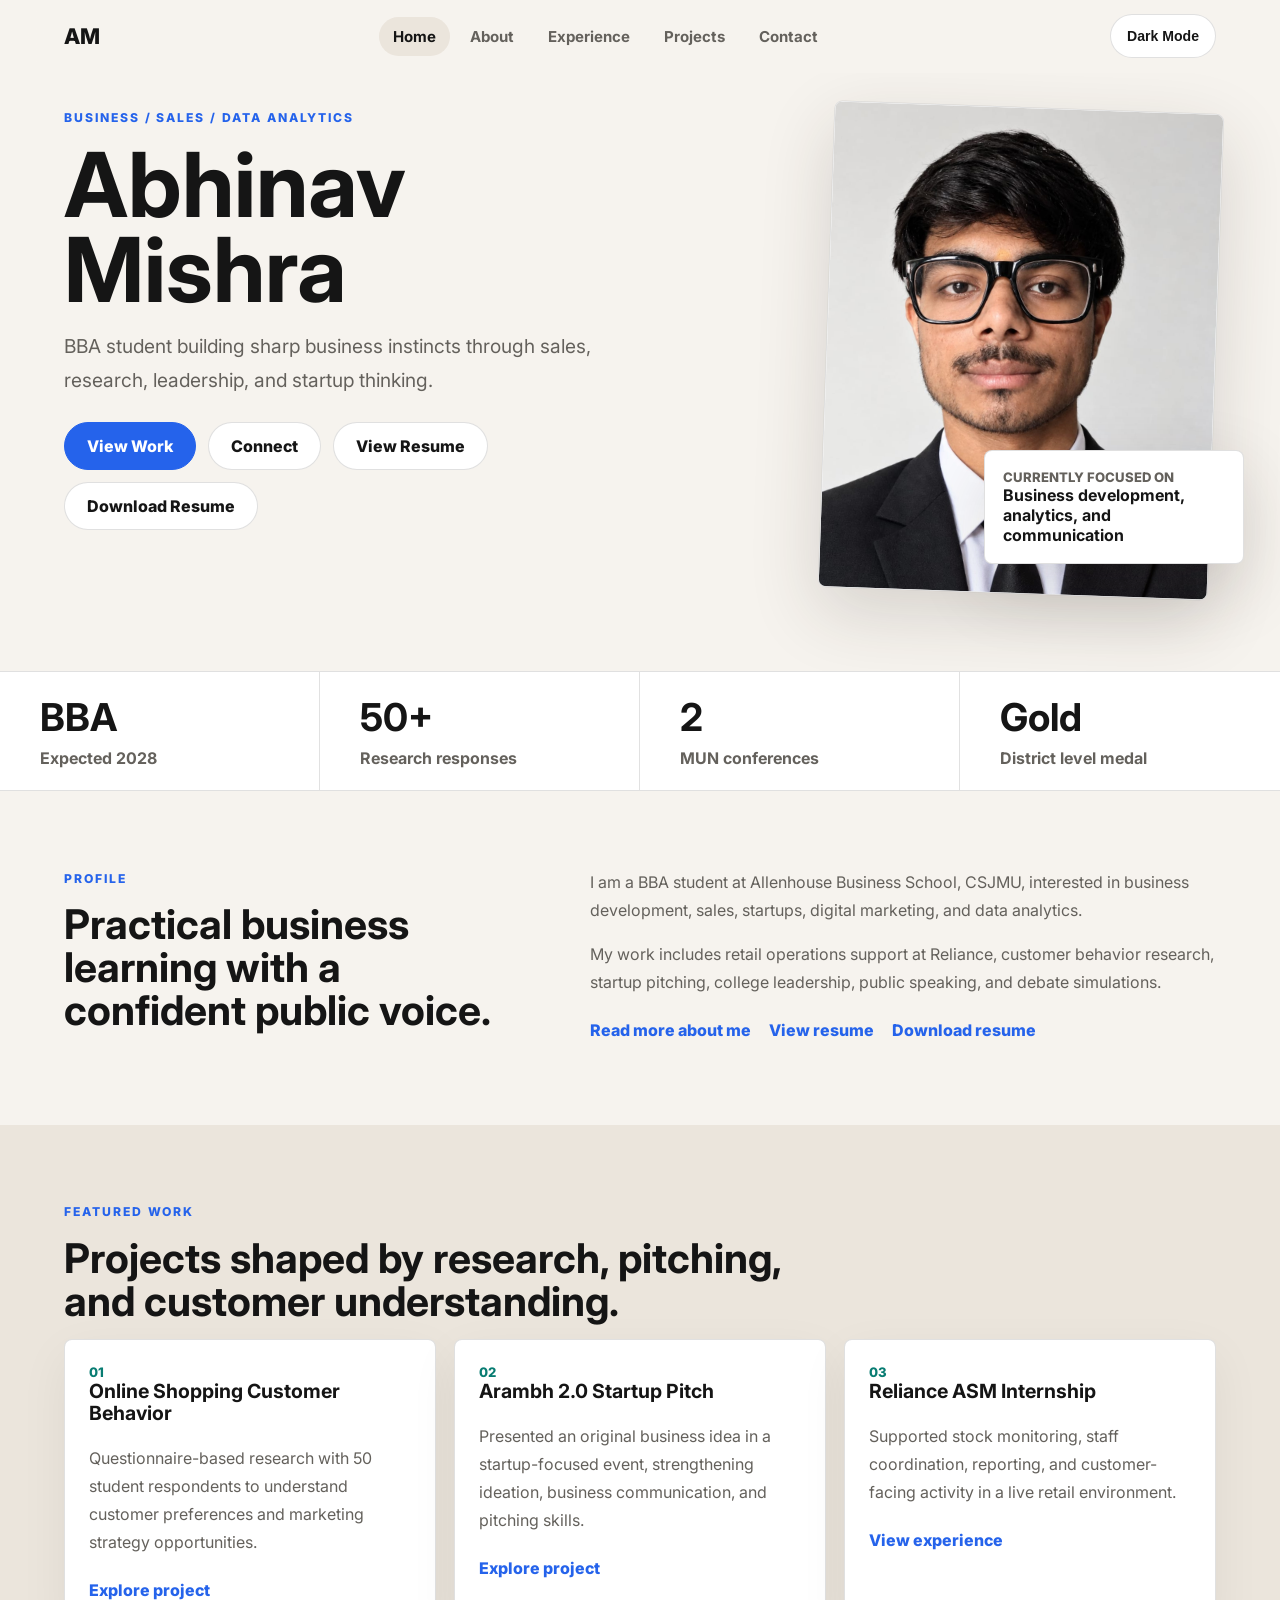
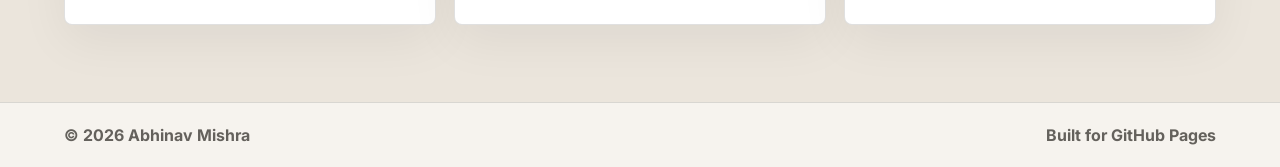
<file: index.html>
<!DOCTYPE html>
<html lang="en">
<head>
  <meta charset="UTF-8">
  <meta name="viewport" content="width=device-width, initial-scale=1.0">
  <meta name="description" content="Abhinav Mishra portfolio - business development, sales, data analytics, leadership, and entrepreneurship.">
  <meta name="author" content="Abhinav Mishra">
  <title>Abhinav Mishra | Portfolio</title>
  <link rel="preconnect" href="https://fonts.googleapis.com">
  <link rel="preconnect" href="https://fonts.gstatic.com" crossorigin>
  <link href="https://fonts.googleapis.com/css2?family=Inter:wght@400;500;600;700;800&display=swap" rel="stylesheet">
  <link rel="stylesheet" href="style.css">
</head>
<body>
  <div class="page-loader" aria-hidden="true"><span>AM</span></div>
  <header class="site-header" data-header>
    <a class="brand" href="index.html" aria-label="Abhinav Mishra home">AM</a>
    <nav class="nav" data-nav aria-label="Primary navigation">
      <a class="active" href="index.html">Home</a>
      <a href="about.html">About</a>
      <a href="experience.html">Experience</a>
      <a href="projects.html">Projects</a>
      <a href="contact.html">Contact</a>
    </nav>
    <div class="header-actions">
      <button class="theme-toggle" type="button" data-theme-toggle aria-label="Switch to dark mode">Dark Mode</button>
      <button class="menu-toggle" type="button" data-menu-toggle aria-label="Open navigation" aria-expanded="false"><span></span><span></span><span></span></button>
    </div>
  </header>
  <main>
    <section class="hero section-pad">
      <div class="hero-copy reveal">
        <p class="eyebrow">Business / Sales / Data Analytics</p>
        <h1>Abhinav Mishra</h1>
        <p class="hero-line">BBA student building sharp business instincts through sales, research, leadership, and startup thinking.</p>
        <div class="hero-actions">
          <a class="btn primary" href="projects.html">View Work</a>
          <a class="btn ghost" href="contact.html">Connect</a>
          <a class="btn ghost" href="Abhinav_Mishra_ATS_Resume%20done.pdf" target="_blank" rel="noopener">View Resume</a>
          <a class="btn ghost" href="Abhinav_Mishra_ATS_Resume%20done.pdf" download>Download Resume</a>
        </div>
      </div>
      <div class="portrait-stage reveal">
        <div class="portrait-card"><img src="photo.jpeg" alt="Abhinav Mishra professional portrait"></div>
        <div class="status-card"><span>Currently focused on</span><strong>Business development, analytics, and communication</strong></div>
      </div>
    </section>
    <section class="metric-strip reveal" aria-label="Portfolio highlights">
      <div><strong>BBA</strong><span>Expected 2028</span></div>
      <div><strong>50+</strong><span>Research responses</span></div>
      <div><strong>2</strong><span>MUN conferences</span></div>
      <div><strong>Gold</strong><span>District level medal</span></div>
    </section>
    <section class="section-pad split-section">
      <div class="section-title reveal">
        <p class="eyebrow">Profile</p>
        <h2>Practical business learning with a confident public voice.</h2>
      </div>
      <div class="copy-stack reveal">
        <p>I am a BBA student at Allenhouse Business School, CSJMU, interested in business development, sales, startups, digital marketing, and data analytics.</p>
        <p>My work includes retail operations support at Reliance, customer behavior research, startup pitching, college leadership, public speaking, and debate simulations.</p>
        <div class="inline-links">
          <a class="text-link" href="about.html">Read more about me</a>
          <a class="text-link" href="Abhinav_Mishra_ATS_Resume%20done.pdf" target="_blank" rel="noopener">View resume</a>
          <a class="text-link" href="Abhinav_Mishra_ATS_Resume%20done.pdf" download>Download resume</a>
        </div>
      </div>
    </section>
    <section class="section-pad accent-band">
      <div class="section-title reveal">
        <p class="eyebrow">Featured Work</p>
        <h2>Projects shaped by research, pitching, and customer understanding.</h2>
      </div>
      <div class="card-grid">
        <article class="work-card reveal"><span>01</span><h3>Online Shopping Customer Behavior</h3><p>Questionnaire-based research with 50 student respondents to understand customer preferences and marketing strategy opportunities.</p><a href="projects.html">Explore project</a></article>
        <article class="work-card reveal"><span>02</span><h3>Arambh 2.0 Startup Pitch</h3><p>Presented an original business idea in a startup-focused event, strengthening ideation, business communication, and pitching skills.</p><a href="projects.html">Explore project</a></article>
        <article class="work-card reveal"><span>03</span><h3>Reliance ASM Internship</h3><p>Supported stock monitoring, staff coordination, reporting, and customer-facing activity in a live retail environment.</p><a href="experience.html">View experience</a></article>
      </div>
    </section>
  </main>
  <footer class="site-footer"><span>&copy; 2026 Abhinav Mishra</span><span>Built for GitHub Pages</span></footer>
  <script src="script.js"></script>
</body>
</html>
</file>
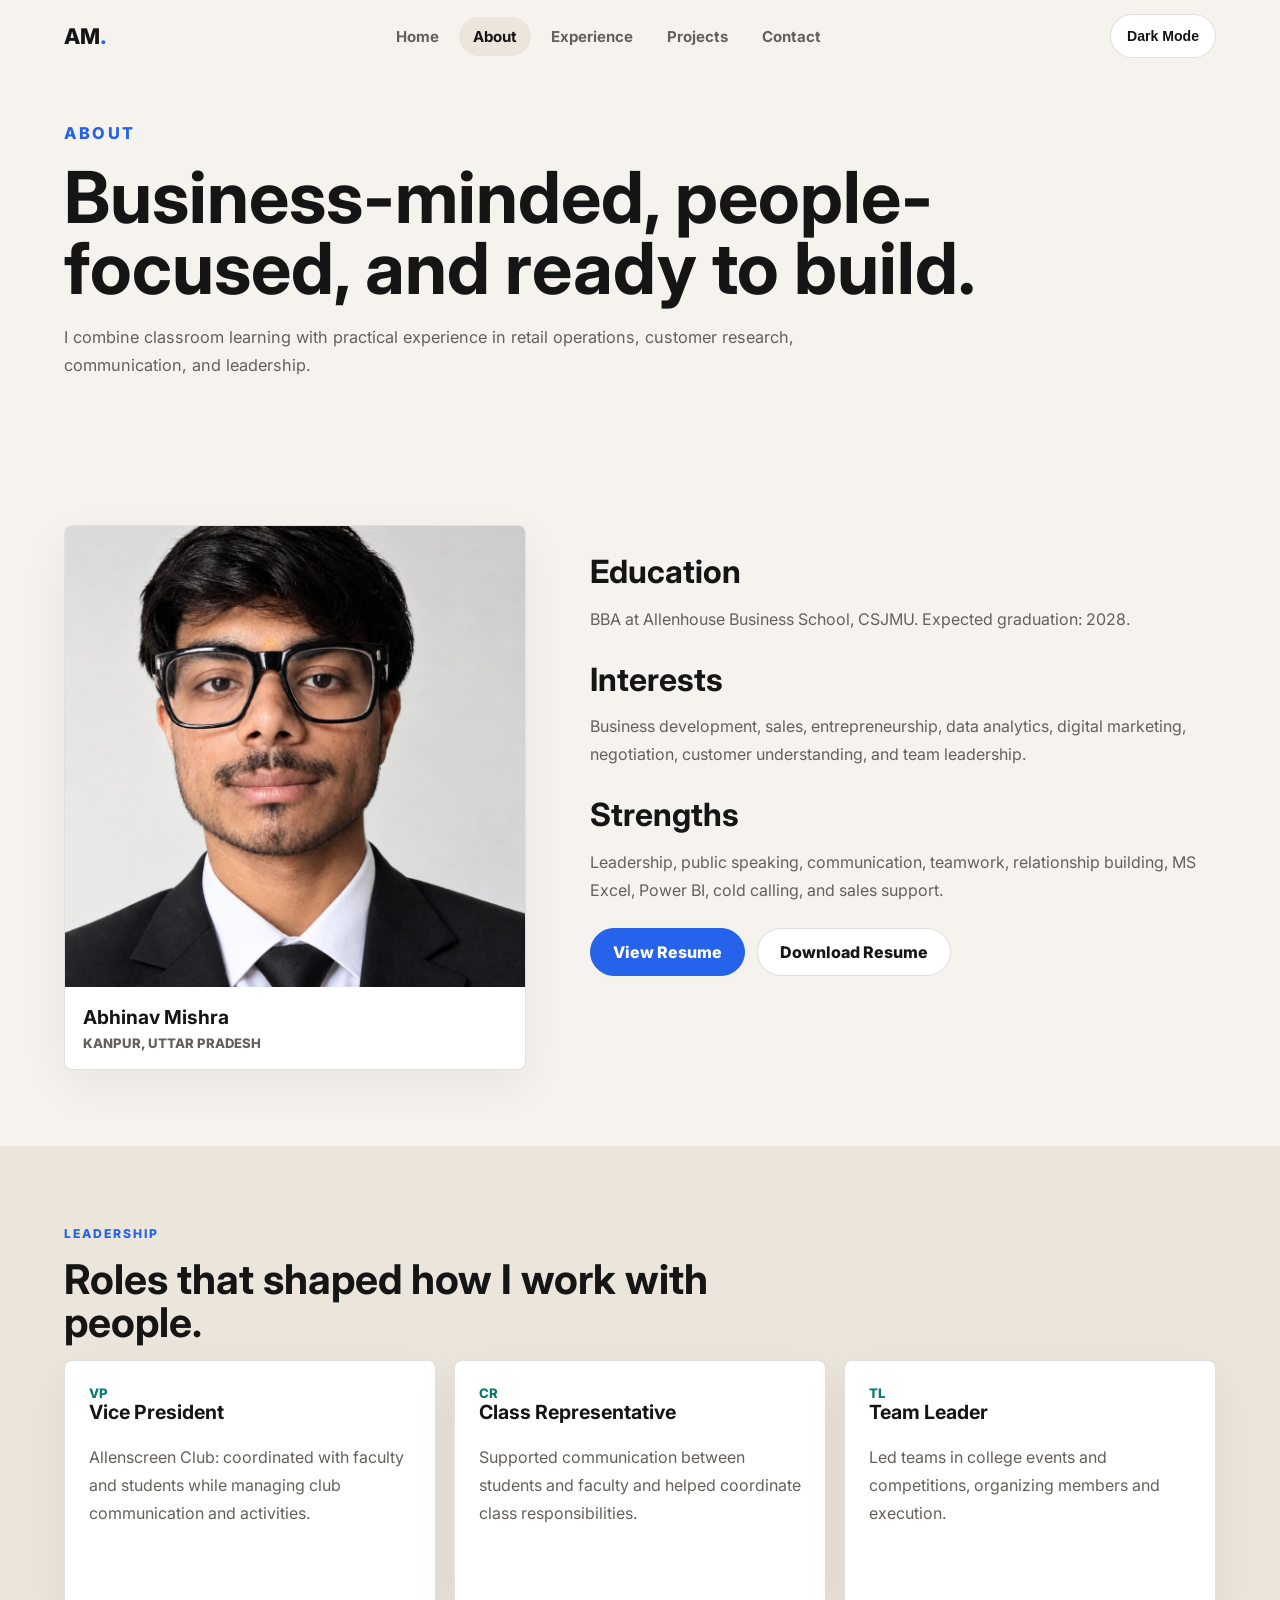
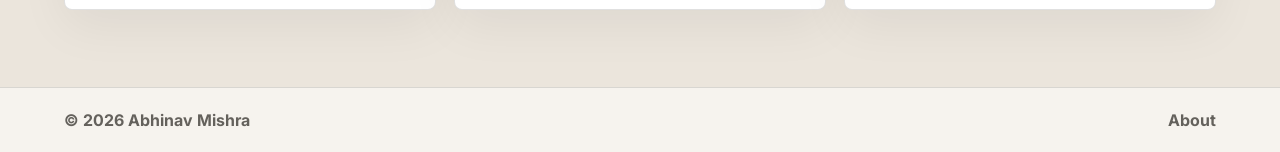
<file: about.html>
<!DOCTYPE html>
<html lang="en">
<head>
  <meta charset="UTF-8">
  <meta name="viewport" content="width=device-width, initial-scale=1.0">
  <title>About | Abhinav Mishra</title>
  <link rel="preconnect" href="https://fonts.googleapis.com">
  <link rel="preconnect" href="https://fonts.gstatic.com" crossorigin>
  <link href="https://fonts.googleapis.com/css2?family=Inter:wght@400;500;600;700;800&display=swap" rel="stylesheet">
  <link rel="stylesheet" href="style.css">
</head>
<body>
  <header class="site-header" data-header>
    <a class="brand" href="index.html">AM<span>.</span></a>
    <nav class="nav" data-nav aria-label="Primary navigation">
      <a href="index.html">Home</a><a class="active" href="about.html">About</a><a href="experience.html">Experience</a><a href="projects.html">Projects</a><a href="contact.html">Contact</a>
    </nav>
    <div class="header-actions"><button class="theme-toggle" type="button" data-theme-toggle aria-label="Switch to dark mode">Dark Mode</button><button class="menu-toggle" type="button" data-menu-toggle aria-label="Open navigation" aria-expanded="false"><span></span><span></span><span></span></button></div>
  </header>
  <main class="inner-main">
    <section class="page-hero reveal"><p class="eyebrow">About</p><h1>Business-minded, people-focused, and ready to build.</h1><p>I combine classroom learning with practical experience in retail operations, customer research, communication, and leadership.</p></section>
    <section class="section-pad two-column">
      <div class="profile-panel reveal"><img src="photo.jpeg" alt="Abhinav Mishra portrait"><div><strong>Abhinav Mishra</strong><span>Kanpur, Uttar Pradesh</span></div></div>
      <div class="copy-stack reveal"><h2>Education</h2><p>BBA at Allenhouse Business School, CSJMU. Expected graduation: 2028.</p><h2>Interests</h2><p>Business development, sales, entrepreneurship, data analytics, digital marketing, negotiation, customer understanding, and team leadership.</p><h2>Strengths</h2><p>Leadership, public speaking, communication, teamwork, relationship building, MS Excel, Power BI, cold calling, and sales support.</p><div class="resume-actions"><a class="btn primary" href="Abhinav_Mishra_ATS_Resume%20done.pdf" target="_blank" rel="noopener">View Resume</a><a class="btn ghost" href="Abhinav_Mishra_ATS_Resume%20done.pdf" download>Download Resume</a></div></div>
    </section>
    <section class="section-pad accent-band">
      <div class="section-title reveal"><p class="eyebrow">Leadership</p><h2>Roles that shaped how I work with people.</h2></div>
      <div class="card-grid">
        <article class="work-card reveal"><span>VP</span><h3>Vice President</h3><p>Allenscreen Club: coordinated with faculty and students while managing club communication and activities.</p></article>
        <article class="work-card reveal"><span>CR</span><h3>Class Representative</h3><p>Supported communication between students and faculty and helped coordinate class responsibilities.</p></article>
        <article class="work-card reveal"><span>TL</span><h3>Team Leader</h3><p>Led teams in college events and competitions, organizing members and execution.</p></article>
      </div>
    </section>
  </main>
  <footer class="site-footer"><span>&copy; 2026 Abhinav Mishra</span><span>About</span></footer>
  <script src="script.js"></script>
</body>
</html>
</file>
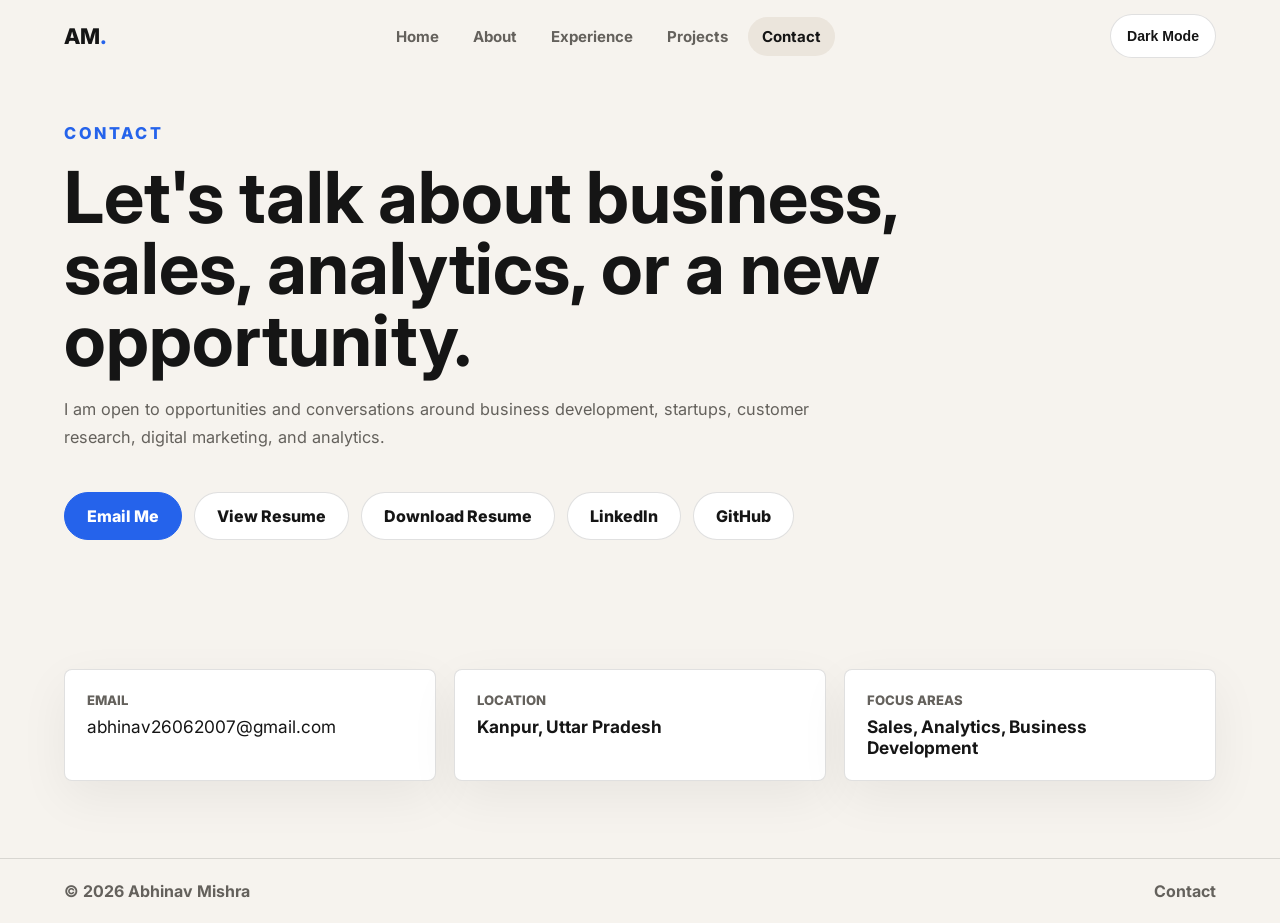
<file: contact.html>
<!DOCTYPE html>
<html lang="en">
<head>
  <meta charset="UTF-8">
  <meta name="viewport" content="width=device-width, initial-scale=1.0">
  <title>Contact | Abhinav Mishra</title>
  <link rel="preconnect" href="https://fonts.googleapis.com">
  <link rel="preconnect" href="https://fonts.gstatic.com" crossorigin>
  <link href="https://fonts.googleapis.com/css2?family=Inter:wght@400;500;600;700;800&display=swap" rel="stylesheet">
  <link rel="stylesheet" href="style.css">
</head>
<body>
  <header class="site-header" data-header>
    <a class="brand" href="index.html">AM<span>.</span></a>
    <nav class="nav" data-nav aria-label="Primary navigation"><a href="index.html">Home</a><a href="about.html">About</a><a href="experience.html">Experience</a><a href="projects.html">Projects</a><a class="active" href="contact.html">Contact</a></nav>
    <div class="header-actions"><button class="theme-toggle" type="button" data-theme-toggle aria-label="Switch to dark mode">Dark Mode</button><button class="menu-toggle" type="button" data-menu-toggle aria-label="Open navigation" aria-expanded="false"><span></span><span></span><span></span></button></div>
  </header>
  <main class="inner-main">
    <section class="contact-hero reveal"><p class="eyebrow">Contact</p><h1>Let's talk about business, sales, analytics, or a new opportunity.</h1><p>I am open to opportunities and conversations around business development, startups, customer research, digital marketing, and analytics.</p><div class="contact-buttons"><a class="btn primary" href="mailto:abhinav26062007@gmail.com">Email Me</a><a class="btn ghost" href="Abhinav_Mishra_ATS_Resume%20done.pdf" target="_blank" rel="noopener">View Resume</a><a class="btn ghost" href="Abhinav_Mishra_ATS_Resume%20done.pdf" download>Download Resume</a><a class="btn ghost" href="https://www.linkedin.com/in/abhinav-mishra-62b5b5335/" target="_blank" rel="noopener">LinkedIn</a><a class="btn ghost" href="https://github.com/AbhinavCyberPsycho" target="_blank" rel="noopener">GitHub</a></div></section>
    <section class="section-pad contact-grid"><article class="contact-card reveal"><span>Email</span><a href="mailto:abhinav26062007@gmail.com">abhinav26062007@gmail.com</a></article><article class="contact-card reveal"><span>Location</span><strong>Kanpur, Uttar Pradesh</strong></article><article class="contact-card reveal"><span>Focus Areas</span><strong>Sales, Analytics, Business Development</strong></article></section>
  </main>
  <footer class="site-footer"><span>&copy; 2026 Abhinav Mishra</span><span>Contact</span></footer>
  <script src="script.js"></script>
</body>
</html>
</file>
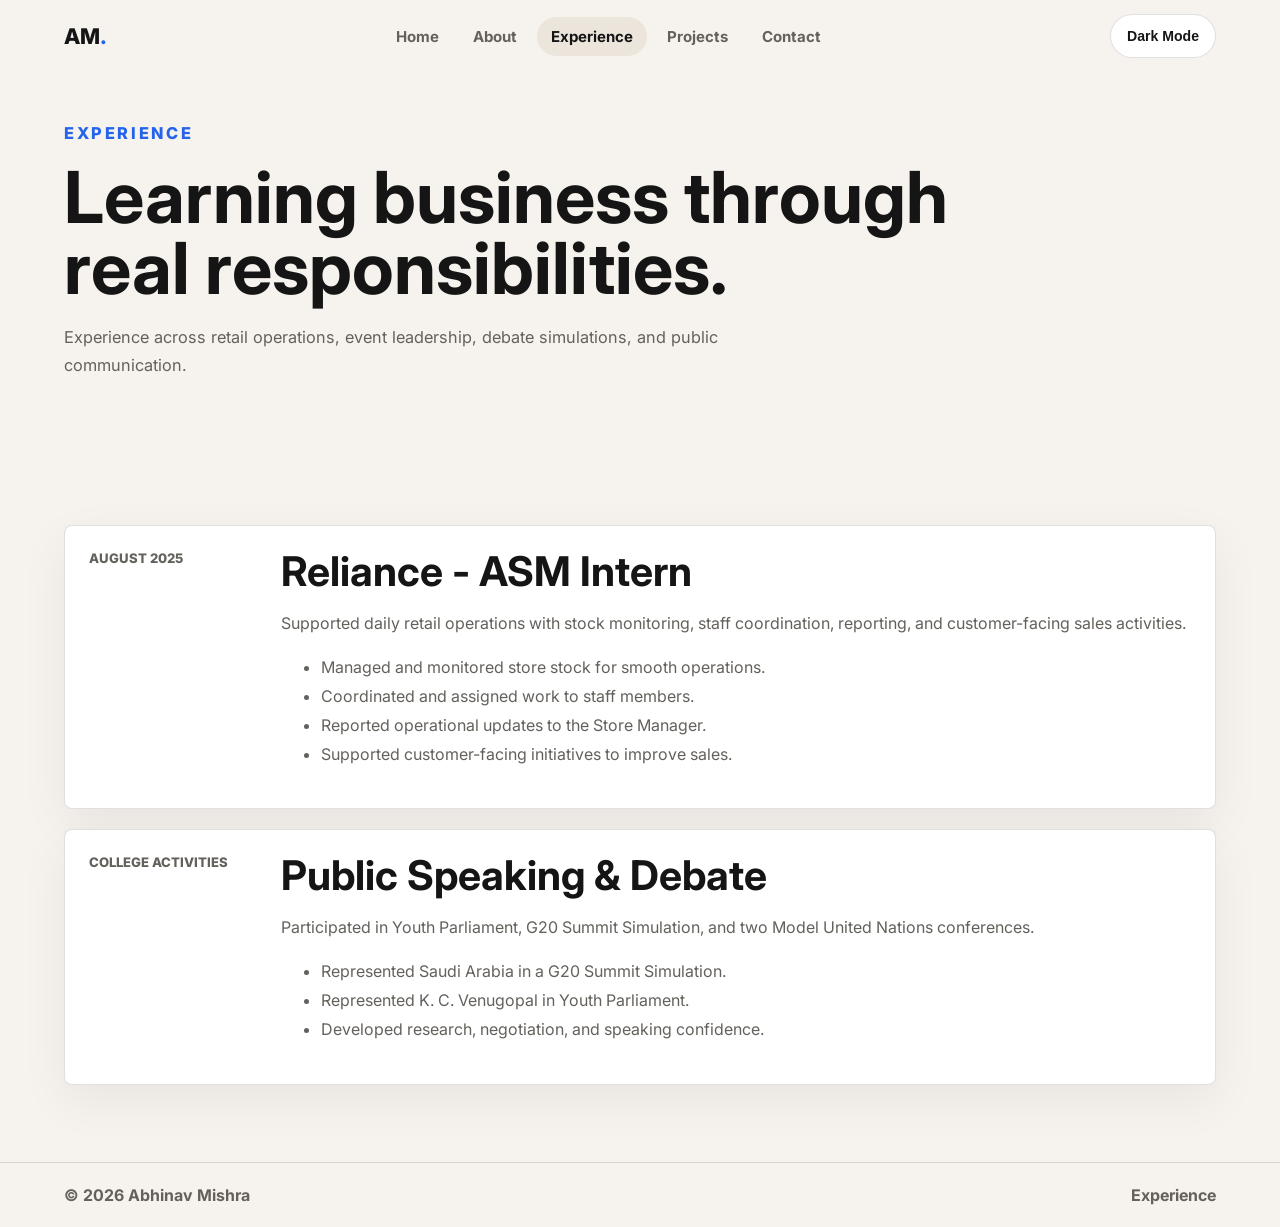
<file: experience.html>
<!DOCTYPE html>
<html lang="en">
<head>
  <meta charset="UTF-8">
  <meta name="viewport" content="width=device-width, initial-scale=1.0">
  <title>Experience | Abhinav Mishra</title>
  <link rel="preconnect" href="https://fonts.googleapis.com">
  <link rel="preconnect" href="https://fonts.gstatic.com" crossorigin>
  <link href="https://fonts.googleapis.com/css2?family=Inter:wght@400;500;600;700;800&display=swap" rel="stylesheet">
  <link rel="stylesheet" href="style.css">
</head>
<body>
  <header class="site-header" data-header>
    <a class="brand" href="index.html">AM<span>.</span></a>
    <nav class="nav" data-nav aria-label="Primary navigation"><a href="index.html">Home</a><a href="about.html">About</a><a class="active" href="experience.html">Experience</a><a href="projects.html">Projects</a><a href="contact.html">Contact</a></nav>
    <div class="header-actions"><button class="theme-toggle" type="button" data-theme-toggle aria-label="Switch to dark mode">Dark Mode</button><button class="menu-toggle" type="button" data-menu-toggle aria-label="Open navigation" aria-expanded="false"><span></span><span></span><span></span></button></div>
  </header>
  <main class="inner-main">
    <section class="page-hero reveal"><p class="eyebrow">Experience</p><h1>Learning business through real responsibilities.</h1><p>Experience across retail operations, event leadership, debate simulations, and public communication.</p></section>
    <section class="timeline section-pad">
      <article class="timeline-item reveal"><time>August 2025</time><div><h2>Reliance - ASM Intern</h2><p>Supported daily retail operations with stock monitoring, staff coordination, reporting, and customer-facing sales activities.</p><ul><li>Managed and monitored store stock for smooth operations.</li><li>Coordinated and assigned work to staff members.</li><li>Reported operational updates to the Store Manager.</li><li>Supported customer-facing initiatives to improve sales.</li></ul></div></article>
      <article class="timeline-item reveal"><time>College Activities</time><div><h2>Public Speaking & Debate</h2><p>Participated in Youth Parliament, G20 Summit Simulation, and two Model United Nations conferences.</p><ul><li>Represented Saudi Arabia in a G20 Summit Simulation.</li><li>Represented K. C. Venugopal in Youth Parliament.</li><li>Developed research, negotiation, and speaking confidence.</li></ul></div></article>
    </section>
  </main>
  <footer class="site-footer"><span>&copy; 2026 Abhinav Mishra</span><span>Experience</span></footer>
  <script src="script.js"></script>
</body>
</html>
</file>
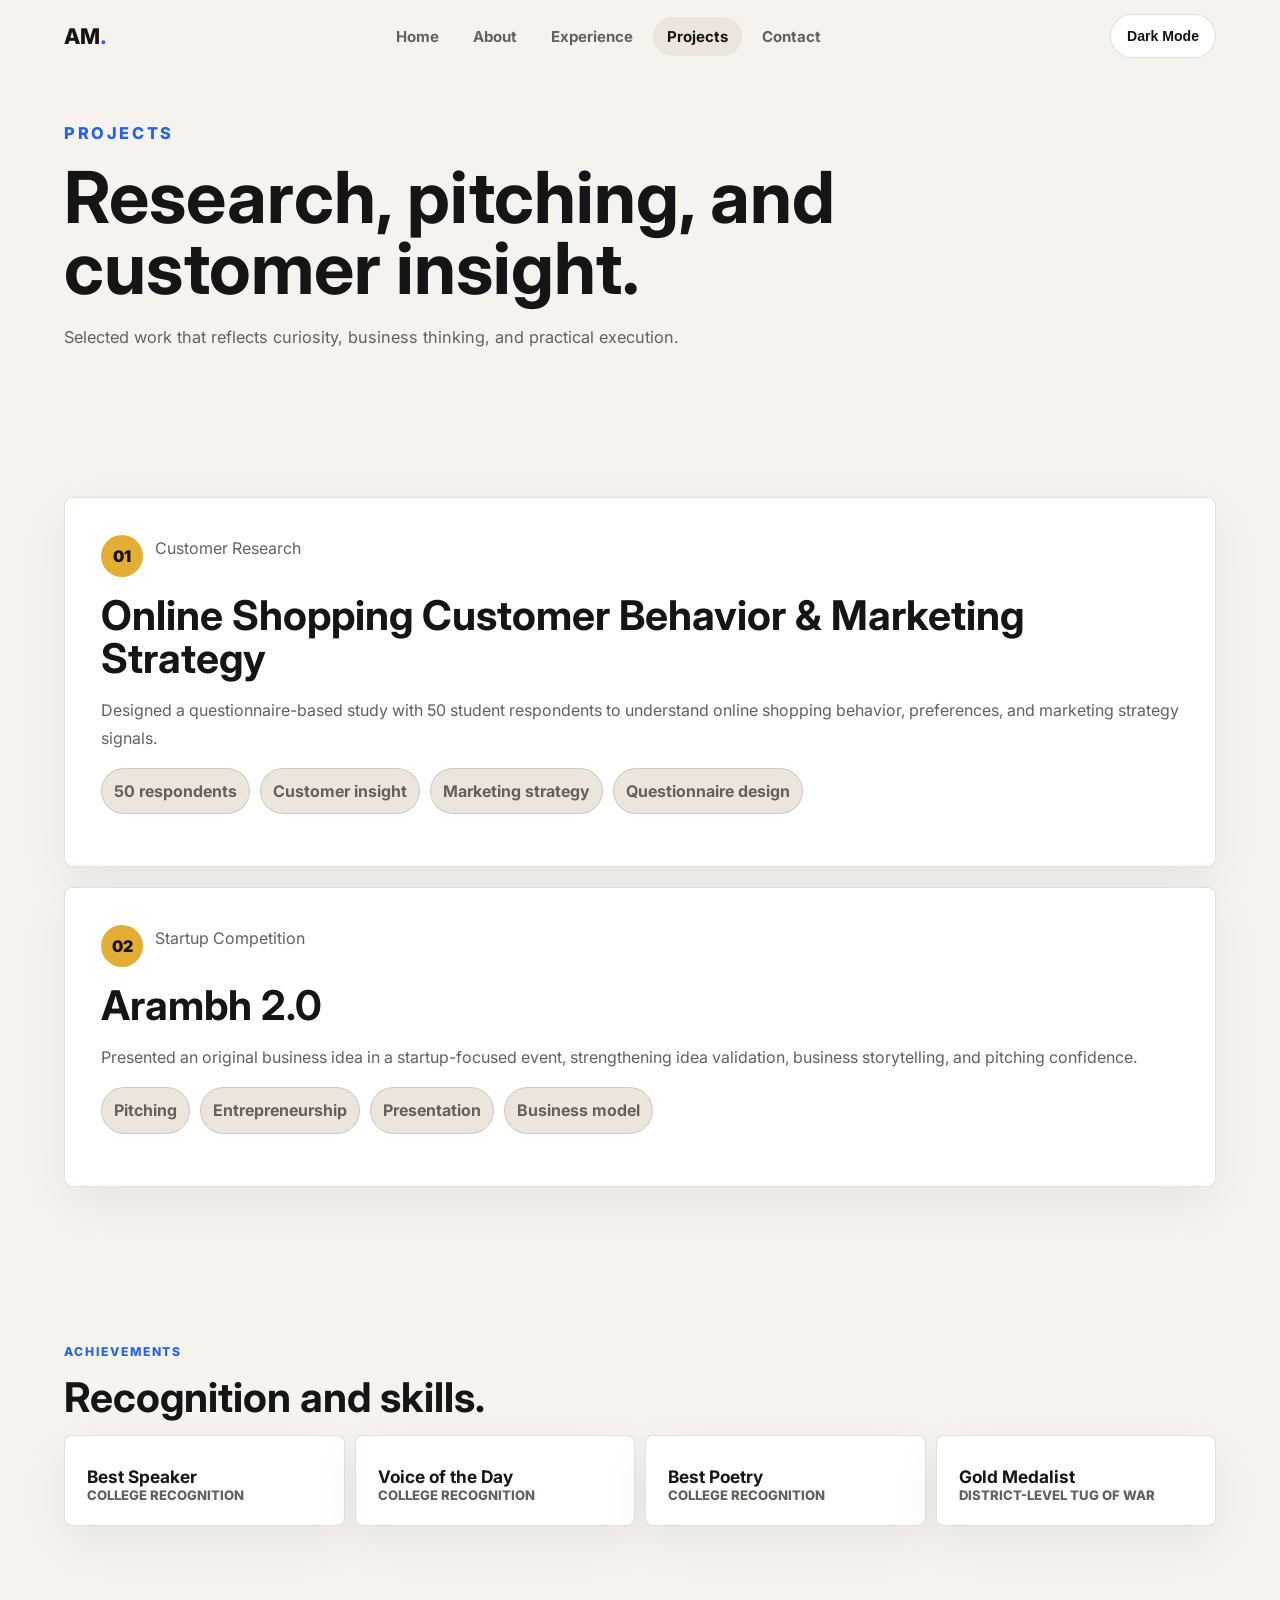
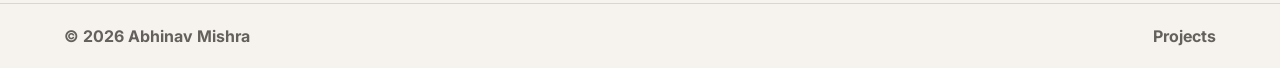
<file: projects.html>
<!DOCTYPE html>
<html lang="en">
<head>
  <meta charset="UTF-8">
  <meta name="viewport" content="width=device-width, initial-scale=1.0">
  <title>Projects | Abhinav Mishra</title>
  <link rel="preconnect" href="https://fonts.googleapis.com">
  <link rel="preconnect" href="https://fonts.gstatic.com" crossorigin>
  <link href="https://fonts.googleapis.com/css2?family=Inter:wght@400;500;600;700;800&display=swap" rel="stylesheet">
  <link rel="stylesheet" href="style.css">
</head>
<body>
  <header class="site-header" data-header>
    <a class="brand" href="index.html">AM<span>.</span></a>
    <nav class="nav" data-nav aria-label="Primary navigation"><a href="index.html">Home</a><a href="about.html">About</a><a href="experience.html">Experience</a><a class="active" href="projects.html">Projects</a><a href="contact.html">Contact</a></nav>
    <div class="header-actions"><button class="theme-toggle" type="button" data-theme-toggle aria-label="Switch to dark mode">Dark Mode</button><button class="menu-toggle" type="button" data-menu-toggle aria-label="Open navigation" aria-expanded="false"><span></span><span></span><span></span></button></div>
  </header>
  <main class="inner-main">
    <section class="page-hero reveal"><p class="eyebrow">Projects</p><h1>Research, pitching, and customer insight.</h1><p>Selected work that reflects curiosity, business thinking, and practical execution.</p></section>
    <section class="project-list section-pad">
      <article class="project-detail reveal"><div><span>01</span><p>Customer Research</p></div><h2>Online Shopping Customer Behavior & Marketing Strategy</h2><p>Designed a questionnaire-based study with 50 student respondents to understand online shopping behavior, preferences, and marketing strategy signals.</p><ul class="chips"><li>50 respondents</li><li>Customer insight</li><li>Marketing strategy</li><li>Questionnaire design</li></ul></article>
      <article class="project-detail reveal"><div><span>02</span><p>Startup Competition</p></div><h2>Arambh 2.0</h2><p>Presented an original business idea in a startup-focused event, strengthening idea validation, business storytelling, and pitching confidence.</p><ul class="chips"><li>Pitching</li><li>Entrepreneurship</li><li>Presentation</li><li>Business model</li></ul></article>
    </section>
    <section class="section-pad"><div class="section-title reveal"><p class="eyebrow">Achievements</p><h2>Recognition and skills.</h2></div><div class="achievement-grid"><div class="achievement reveal"><strong>Best Speaker</strong><span>College recognition</span></div><div class="achievement reveal"><strong>Voice of the Day</strong><span>College recognition</span></div><div class="achievement reveal"><strong>Best Poetry</strong><span>College recognition</span></div><div class="achievement reveal"><strong>Gold Medalist</strong><span>District-level Tug of War</span></div></div></section>
  </main>
  <footer class="site-footer"><span>&copy; 2026 Abhinav Mishra</span><span>Projects</span></footer>
  <script src="script.js"></script>
</body>
</html>
</file>
<file: style.css>
:root {
  color-scheme: light;
  --bg: #f6f3ee;
  --surface: #ffffff;
  --surface-2: #ebe5dc;
  --text: #151515;
  --muted: #64615c;
  --line: rgba(21, 21, 21, 0.13);
  --accent: #2563eb;
  --accent-2: #087c72;
  --accent-3: #e4ae35;
  --shadow: 0 24px 70px rgba(47, 38, 28, 0.16);
}

[data-theme="dark"] {
  color-scheme: dark;
  --bg: #101114;
  --surface: #181a20;
  --surface-2: #23252d;
  --text: #f7f2ea;
  --muted: #b8b0a4;
  --line: rgba(247, 242, 234, 0.15);
  --accent: #60a5fa;
  --accent-2: #49c5b6;
  --accent-3: #f1c75b;
  --shadow: 0 24px 70px rgba(0, 0, 0, 0.36);
}

* { box-sizing: border-box; }
html { scroll-behavior: smooth; }
body {
  margin: 0;
  min-height: 100vh;
  font-family: Inter, system-ui, -apple-system, BlinkMacSystemFont, "Segoe UI", sans-serif;
  background: var(--bg);
  color: var(--text);
  overflow-x: hidden;
}
body.menu-open { overflow: hidden; }
a { color: inherit; text-decoration: none; }
img { display: block; max-width: 100%; }

.page-loader {
  position: fixed;
  inset: 0;
  z-index: 100;
  display: grid;
  place-items: center;
  background: var(--text);
  color: var(--bg);
  animation: loader-out 1s ease 0.8s forwards;
}
.page-loader span {
  display: grid;
  width: 76px;
  height: 76px;
  place-items: center;
  border: 1px solid currentColor;
  border-radius: 50%;
  font-weight: 800;
  animation: pulse-in 0.8s ease both;
}

.site-header {
  position: sticky;
  top: 0;
  z-index: 50;
  display: flex;
  align-items: center;
  justify-content: space-between;
  gap: 24px;
  padding: 14px clamp(18px, 5vw, 72px);
  border-bottom: 1px solid transparent;
  background: color-mix(in srgb, var(--bg) 88%, transparent);
  backdrop-filter: blur(18px);
  transition: padding 0.25s ease, border-color 0.25s ease, box-shadow 0.25s ease;
}
.site-header.scrolled {
  padding-block: 12px;
  border-color: var(--line);
  box-shadow: 0 10px 30px rgba(0, 0, 0, 0.08);
}
.brand { font-size: 1.35rem; font-weight: 800; letter-spacing: 0; }
.brand span, .eyebrow, .text-link, .work-card a { color: var(--accent); }
.nav { display: flex; align-items: center; gap: 6px; }
.nav a {
  border-radius: 999px;
  padding: 10px 14px;
  color: var(--muted);
  font-size: 0.94rem;
  font-weight: 700;
  transition: background 0.2s ease, color 0.2s ease;
}
.nav a:hover, .nav a.active { background: var(--surface-2); color: var(--text); }
.header-actions { display: flex; align-items: center; gap: 10px; }
.theme-toggle, .menu-toggle {
  display: grid;
  width: 44px;
  height: 44px;
  place-items: center;
  border: 1px solid var(--line);
  border-radius: 50%;
  background: var(--surface);
  color: var(--text);
  cursor: pointer;
}
.theme-toggle {
  width: auto;
  min-width: 102px;
  border-radius: 999px;
  padding: 0 16px;
  font-size: 0.88rem;
  font-weight: 800;
  white-space: nowrap;
}
.menu-toggle { display: none; }
.menu-toggle span { width: 18px; height: 2px; border-radius: 99px; background: currentColor; }

.section-pad { padding: clamp(42px, 6vw, 78px) clamp(18px, 5vw, 72px); }
.hero {
  display: grid;
  grid-template-columns: minmax(0, 1.08fr) minmax(280px, 0.92fr);
  align-items: start;
  gap: clamp(28px, 5vw, 68px);
  min-height: auto;
  padding-top: clamp(18px, 3vw, 34px);
}
.eyebrow {
  margin: 0 0 14px;
  font-size: 0.76rem;
  font-weight: 800;
  letter-spacing: 0.16em;
  text-transform: uppercase;
}
h1, h2, h3, p { margin-top: 0; }
h1 { max-width: 860px; margin-bottom: 18px; font-size: clamp(2.55rem, 7vw, 6.4rem); line-height: 0.95; letter-spacing: 0; }
h2 { margin-bottom: 16px; font-size: clamp(1.75rem, 3.2vw, 3.2rem); line-height: 1.05; letter-spacing: 0; }
h3 { font-size: 1.22rem; line-height: 1.15; }
p { color: var(--muted); line-height: 1.75; }
.hero-line { max-width: 630px; font-size: clamp(1rem, 1.5vw, 1.22rem); }
.hero-actions, .contact-buttons, .resume-actions { display: flex; flex-wrap: wrap; gap: 12px; margin-top: 24px; }
.btn {
  display: inline-flex;
  min-height: 48px;
  align-items: center;
  justify-content: center;
  border: 1px solid var(--line);
  border-radius: 999px;
  padding: 0 22px;
  font-weight: 800;
  transition: transform 0.2s ease, background 0.2s ease, color 0.2s ease;
}
.btn:hover { transform: translateY(-2px); }
.btn.primary { border-color: var(--accent); background: var(--accent); color: white; }
.btn.ghost { background: var(--surface); }

.portrait-stage { position: relative; max-width: 390px; margin-left: auto; }
.portrait-card {
  overflow: hidden;
  border: 1px solid var(--line);
  border-radius: 8px;
  background: var(--surface);
  box-shadow: var(--shadow);
  transform: rotate(2deg);
}
.portrait-card img { width: 100%; aspect-ratio: 4 / 5; object-fit: cover; }
.status-card {
  position: absolute;
  right: -28px;
  bottom: 30px;
  max-width: 260px;
  border: 1px solid var(--line);
  border-radius: 8px;
  padding: 18px;
  background: var(--surface);
  box-shadow: var(--shadow);
}
.status-card span, .work-card span, .achievement span, .contact-card span, .profile-panel span, .timeline-item time {
  display: block;
  color: var(--muted);
  font-size: 0.82rem;
  font-weight: 800;
  text-transform: uppercase;
}

.metric-strip { display: grid; grid-template-columns: repeat(4, 1fr); border-block: 1px solid var(--line); background: var(--surface); }
.metric-strip div { padding: 22px clamp(18px, 4vw, 40px); border-right: 1px solid var(--line); }
.metric-strip div:last-child { border-right: 0; }
.metric-strip strong { display: block; margin-bottom: 8px; font-size: clamp(1.4rem, 3vw, 2.45rem); }
.metric-strip span { color: var(--muted); font-weight: 700; }

.split-section, .two-column { display: grid; grid-template-columns: minmax(0, 0.85fr) minmax(0, 1.15fr); gap: clamp(28px, 5vw, 64px); }
.section-title, .copy-stack { max-width: 760px; }
.copy-stack h2 { margin-top: 30px; font-size: clamp(1.35rem, 2.6vw, 2rem); }
.text-link, .work-card a { display: inline-flex; margin-top: 8px; font-weight: 800; }
.inline-links { display: flex; flex-wrap: wrap; gap: 18px; }
.accent-band { background: var(--surface-2); }
.card-grid { display: grid; grid-template-columns: repeat(3, 1fr); gap: 18px; }
.work-card, .project-detail, .achievement, .contact-card, .profile-panel, .timeline-item {
  border: 1px solid var(--line);
  border-radius: 8px;
  background: var(--surface);
  box-shadow: 0 16px 50px rgba(0, 0, 0, 0.06);
}
.work-card { min-height: 250px; padding: 24px; }
.work-card span { color: var(--accent-2); }
.inner-main { min-height: 80vh; }
.page-hero, .contact-hero { padding: clamp(24px, 4vw, 46px) clamp(18px, 5vw, 72px) clamp(30px, 5vw, 52px); }
.page-hero p, .contact-hero p { max-width: 760px; font-size: 1.02rem; }
.profile-panel { align-self: start; overflow: hidden; }
.profile-panel img { width: 100%; aspect-ratio: 1 / 1; object-fit: cover; }
.profile-panel div { padding: 18px; }
.profile-panel strong { display: block; margin-bottom: 6px; font-size: 1.2rem; }
.timeline, .project-list { display: grid; gap: 20px; }
.timeline-item { display: grid; grid-template-columns: 170px 1fr; gap: 22px; padding: 24px; }
.timeline-item ul, .project-detail ul { color: var(--muted); line-height: 1.8; }
.project-detail { padding: clamp(22px, 4vw, 36px); }
.project-detail > div { display: flex; align-items: center; gap: 12px; margin-bottom: 16px; }
.project-detail > div span { display: grid; width: 42px; height: 42px; place-items: center; border-radius: 50%; background: var(--accent-3); color: #17120a; font-weight: 900; }
.chips, .achievement-grid { display: flex; flex-wrap: wrap; gap: 10px; padding: 0; list-style: none; }
.chips li { border: 1px solid var(--line); border-radius: 999px; padding: 8px 12px; background: var(--surface-2); font-weight: 700; }
.achievement-grid { display: grid; grid-template-columns: repeat(4, 1fr); }
.achievement, .contact-card { padding: 22px; }
.achievement strong, .contact-card strong, .contact-card a { display: block; margin-top: 8px; font-size: 1.08rem; overflow-wrap: anywhere; }
.contact-hero { min-height: auto; display: flex; flex-direction: column; justify-content: center; }
.contact-grid { display: grid; grid-template-columns: repeat(3, 1fr); gap: 18px; }
.site-footer {
  display: flex;
  justify-content: space-between;
  gap: 16px;
  padding: 22px clamp(18px, 5vw, 72px);
  border-top: 1px solid var(--line);
  color: var(--muted);
  font-weight: 700;
}
.reveal { opacity: 0; transform: translateY(26px); transition: opacity 0.8s ease, transform 0.8s ease; }
.reveal.visible { opacity: 1; transform: translateY(0); }
.hero .reveal {
  opacity: 1;
  transform: none;
}
.page-hero h1,
.contact-hero h1 {
  max-width: 980px;
  font-size: clamp(2.3rem, 5.6vw, 5rem);
  line-height: 1;
}

@keyframes loader-out { to { opacity: 0; visibility: hidden; } }
@keyframes pulse-in { from { opacity: 0; transform: scale(0.8); } }

@media (max-width: 900px) {
  .menu-toggle { display: inline-grid; }
  .nav {
    position: fixed;
    inset: 74px 14px auto 14px;
    display: grid;
    gap: 8px;
    padding: 14px;
    border: 1px solid var(--line);
    border-radius: 8px;
    background: var(--surface);
    box-shadow: var(--shadow);
    transform: translateY(-16px);
    opacity: 0;
    pointer-events: none;
    transition: opacity 0.2s ease, transform 0.2s ease;
  }
  .nav.open { transform: translateY(0); opacity: 1; pointer-events: auto; }
  .nav a { border-radius: 8px; padding: 14px; }
  .hero, .split-section, .two-column, .timeline-item { grid-template-columns: 1fr; }
  .hero { min-height: auto; padding-top: 18px; }
  .portrait-stage { margin: 0; }
  .status-card { right: 12px; bottom: 14px; }
  .metric-strip, .card-grid, .achievement-grid, .contact-grid { grid-template-columns: 1fr 1fr; }
}

@media (max-width: 560px) {
  .site-header { padding-inline: 14px; }
  .theme-toggle { min-width: 96px; padding-inline: 12px; font-size: 0.82rem; }
  h1 { font-size: clamp(2.35rem, 14vw, 3.6rem); }
  .page-hero h1,
  .contact-hero h1 { font-size: clamp(2.05rem, 10vw, 3rem); }
  .hero-actions, .contact-buttons, .resume-actions { display: grid; }
  .btn { width: 100%; }
  .metric-strip, .card-grid, .achievement-grid, .contact-grid { grid-template-columns: 1fr; }
  .metric-strip div { border-right: 0; border-bottom: 1px solid var(--line); }
  .status-card { position: static; margin-top: 14px; max-width: none; }
  .portrait-card { transform: none; }
  .site-footer { flex-direction: column; }
}

@media (prefers-reduced-motion: reduce) {
  *, *::before, *::after {
    scroll-behavior: auto !important;
    animation-duration: 0.01ms !important;
    transition-duration: 0.01ms !important;
  }
}
</file>
